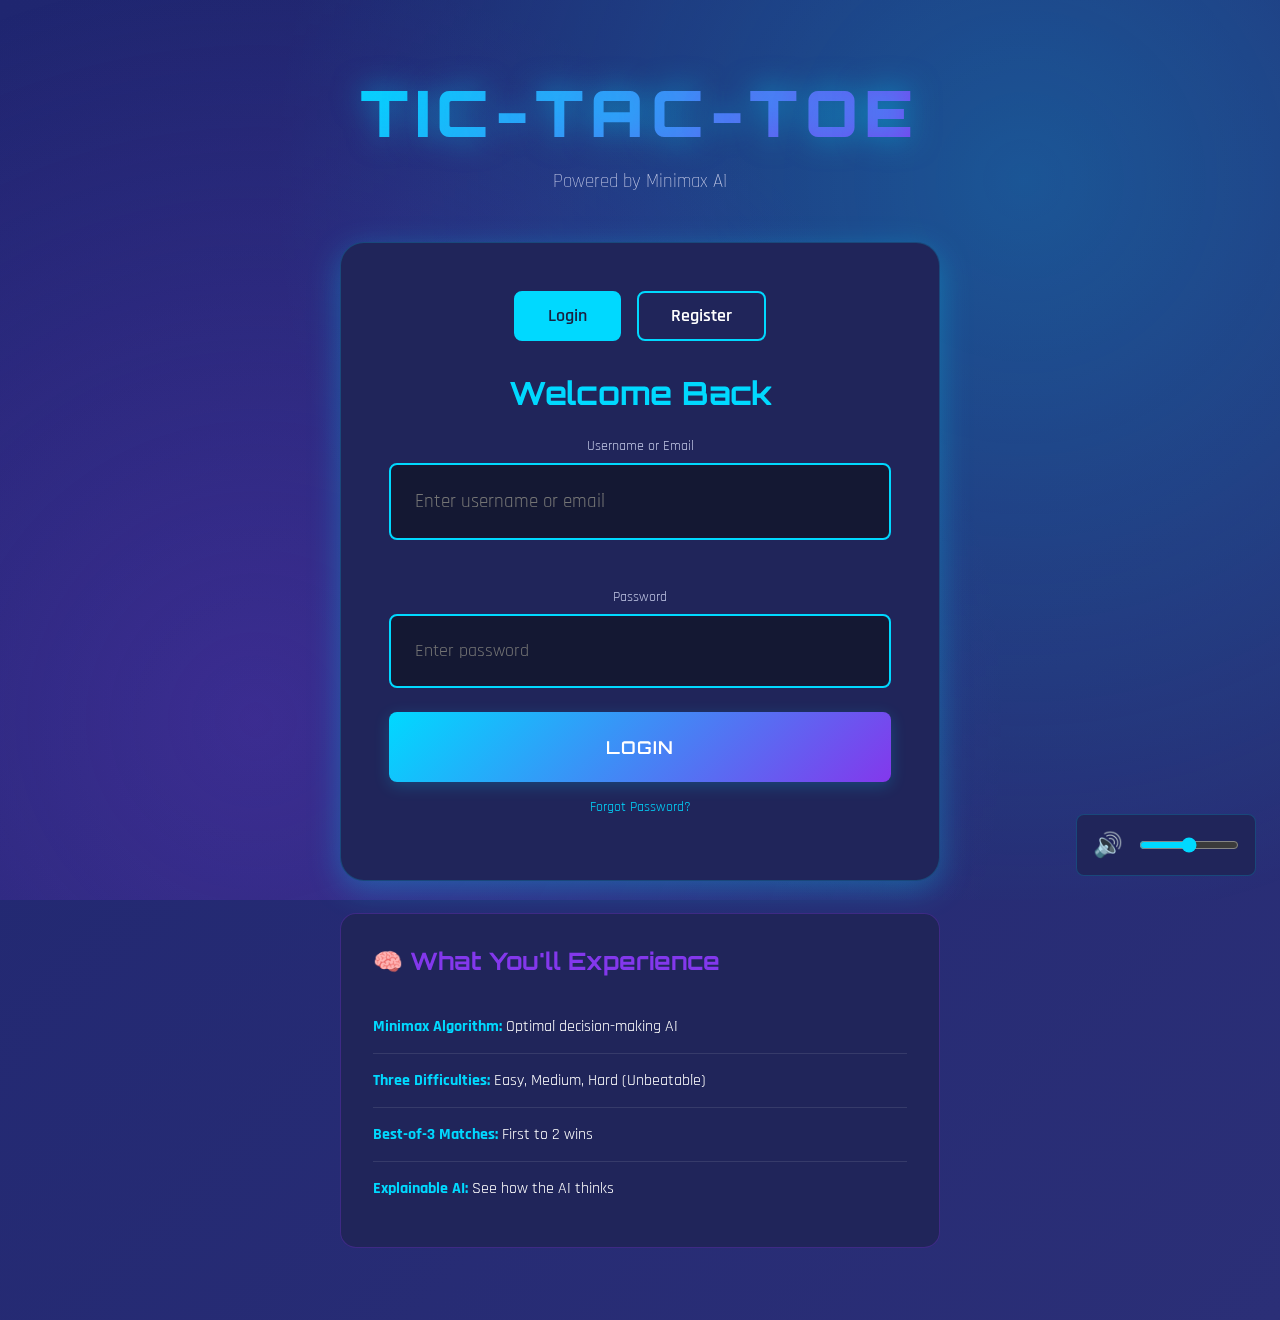
<file: frontend/index.html>
<!DOCTYPE html>
<html lang="en">
<head>
    <meta charset="UTF-8">
    <meta name="viewport" content="width=device-width, initial-scale=1.0">
    <title>AI Tic-Tac-Toe | Minimax Algorithm</title>
    <link rel="stylesheet" href="css/index.css">
    
    <!-- Distinctive Fonts -->
    <link rel="preconnect" href="https://fonts.googleapis.com">
    <link rel="preconnect" href="https://fonts.gstatic.com" crossorigin>
    <link href="https://fonts.googleapis.com/css2?family=Orbitron:wght@400;700;900&family=Rajdhani:wght@300;400;600;700&display=swap" rel="stylesheet">
    
    <style>
        /* Additional styles for auth forms */
        .auth-tabs {
            display: flex;
            gap: 1rem;
            margin-bottom: 2rem;
            justify-content: center;
        }
        
        .auth-tab {
            padding: 0.75rem 2rem;
            background: transparent;
            border: 2px solid var(--primary-color);
            color: var(--text-light);
            cursor: pointer;
            border-radius: var(--radius-sm);
            font-family: 'Rajdhani', sans-serif;
            font-size: 1.1rem;
            font-weight: 600;
            transition: var(--transition-normal);
        }
        
        .auth-tab.active {
            background: var(--primary-color);
            color: var(--bg-dark);
        }
        
        .auth-tab:hover {
            transform: translateY(-2px);
        }
        
        .auth-form-container {
            display: none;
        }
        
        .auth-form-container.active {
            display: block;
        }
        
        .form-group {
            margin-bottom: 1.5rem;
        }
        
        .form-group label {
            display: block;
            margin-bottom: 0.5rem;
            color: var(--text-muted);
            font-size: 0.9rem;
        }
        
        .form-group input {
            width: 100%;
            padding: var(--spacing-md);
            font-size: 1.1rem;
            background: var(--bg-darker);
            border: 2px solid var(--primary-color);
            border-radius: var(--radius-sm);
            color: var(--text-light);
            font-family: 'Rajdhani', sans-serif;
            transition: var(--transition-normal);
        }
        
        .form-group input:focus {
            outline: none;
            border-color: var(--accent-color);
            box-shadow: var(--shadow-glow);
        }
        
        .forgot-password-link {
            display: block;
            text-align: center;
            margin-top: 1rem;
            color: var(--primary-color);
            text-decoration: none;
            font-size: 0.9rem;
            cursor: pointer;
        }
        
        .forgot-password-link:hover {
            color: var(--accent-color);
            text-decoration: underline;
        }
        
        .success-message {
            color: var(--success);
            font-size: 0.9rem;
            margin-top: var(--spacing-sm);
            padding: var(--spacing-sm);
            background: rgba(0, 255, 136, 0.1);
            border-radius: var(--radius-sm);
            opacity: 0;
            transition: var(--transition-normal);
        }
        
        .success-message.visible {
            opacity: 1;
        }
    </style>
</head>
<body>
    
    <!-- Audio Elements -->
    <audio id="audio-click" preload="auto">
        <source src="assets/sounds/click.mp3" type="audio/mpeg">
    </audio>
    <audio id="audio-win" preload="auto">
        <source src="assets/sounds/win.mp3" type="audio/mpeg">
    </audio>
    <audio id="audio-lose" preload="auto">
        <source src="assets/sounds/lose.mp3" type="audio/mpeg">
    </audio>
    <audio id="audio-draw" preload="auto">
        <source src="assets/sounds/draw.mp3" type="audio/mpeg">
    </audio>
    <audio id="audio-music" loop>
        <source src="assets/sounds/background.mp3" type="audio/mpeg">
    </audio>

    <!-- Main Container -->
    <div class="app-container">
        
        <!-- Login/Register Screen -->
        <div id="screen-login" class="screen active">
            <div class="login-content">
                <div class="brand">
                    <h1 class="brand-title">TIC-TAC-TOE</h1>
                    <div class="brand-subtitle">Powered by Minimax AI</div>
                </div>
                
                <!-- Login/Register Form -->
                <div id="login-form-container" class="login-form">
                    <div class="auth-tabs">
                        <button class="auth-tab active" id="tab-login" onclick="switchAuthTab('login')">Login</button>
                        <button class="auth-tab" id="tab-register" onclick="switchAuthTab('register')">Register</button>
                    </div>
                    
                    <!-- Login Form -->
                    <div id="form-login" class="auth-form-container active">
                        <h2>Welcome Back</h2>
                        <div class="form-group">
                            <label for="input-username">Username or Email</label>
                            <input type="text" id="input-username" placeholder="Enter username or email" maxlength="50" />
                        </div>
                        <div class="form-group">
                            <label for="input-password">Password</label>
                            <input type="password" id="input-password" placeholder="Enter password" />
                        </div>
                        <button id="btn-login" class="btn btn-primary" style="width: 100%;">Login</button>
                        <a class="forgot-password-link" id="btn-forgot-password">Forgot Password?</a>
                    </div>
                    
                    <!-- Register Form -->
                    <div id="form-register" class="auth-form-container">
                        <h2>Create Account</h2>
                        <div class="form-group">
                            <label for="input-reg-username">Username</label>
                            <input type="text" id="input-reg-username" placeholder="Choose a username" minlength="3" maxlength="50" />
                        </div>
                        <div class="form-group">
                            <label for="input-email">Email</label>
                            <input type="email" id="input-email" placeholder="your.email@example.com" />
                        </div>
                        <div class="form-group">
                            <label for="input-reg-password">Password</label>
                            <input type="password" id="input-reg-password" placeholder="At least 6 characters" minlength="6" />
                        </div>
                        <button id="btn-register" class="btn btn-primary" style="width: 100%;">Create Account</button>
                    </div>
                    
                    <div id="login-error" class="error-message"></div>
                </div>
                
                <!-- Forgot Password Form -->
                <div id="forgot-password-container" class="login-form" style="display: none;">
                    <h2>Reset Password</h2>
                    <p style="color: var(--text-muted); margin-bottom: 1.5rem;">
                        Enter your email address and we'll send you a link to reset your password.
                    </p>
                    <div class="form-group">
                        <label for="input-reset-email">Email Address</label>
                        <input type="email" id="input-reset-email" placeholder="your.email@example.com" />
                    </div>
                    <button id="btn-submit-reset-email" class="btn btn-primary" style="width: 100%; margin-bottom: 1rem;">Send Reset Link</button>
                    <button id="btn-back-to-login" class="btn btn-secondary" style="width: 100%;">Back to Login</button>
                    <div id="reset-error" class="error-message"></div>
                    <div id="reset-success" class="success-message"></div>
                </div>
                
                <div class="ai-info">
                    <h3>🧠 What You'll Experience</h3>
                    <ul>
                        <li><strong>Minimax Algorithm:</strong> Optimal decision-making AI</li>
                        <li><strong>Three Difficulties:</strong> Easy, Medium, Hard (Unbeatable)</li>
                        <li><strong>Best-of-3 Matches:</strong> First to 2 wins</li>
                        <li><strong>Explainable AI:</strong> See how the AI thinks</li>
                    </ul>
                </div>
            </div>
        </div>

        <!-- Mode Selection Screen -->
        <div id="screen-mode-select" class="screen">
            <div class="screen-header">
                <h2>Select Game Mode</h2>
                <button id="btn-logout" class="btn btn-secondary">Logout</button>
            </div>
            
            <div class="mode-grid">
                <div class="mode-card" data-mode="human_vs_ai">
                    <div class="mode-icon">🤖</div>
                    <h3>Human vs AI</h3>
                    <p>Challenge the Minimax AI</p>
                    <button class="btn btn-primary select-mode">Play</button>
                </div>
                
                <div class="mode-card" data-mode="human_vs_human">
                    <div class="mode-icon">👥</div>
                    <h3>Human vs Human</h3>
                    <p>Play with a friend locally</p>
                    <button class="btn btn-primary select-mode">Play</button>
                </div>
                
                <div class="mode-card" data-mode="ai_vs_ai">
                    <div class="mode-icon">⚡</div>
                    <h3>AI vs AI</h3>
                    <p>Watch AI battle AI</p>
                    <button class="btn btn-primary select-mode">Watch</button>
                </div>
            </div>
            
            <div class="nav-buttons">
                <button id="btn-view-stats" class="btn btn-outline">📊 View Statistics</button>
            </div>
        </div>

        <!-- Difficulty Selection Screen -->
        <div id="screen-difficulty" class="screen">
            <div class="screen-header">
                <h2>Select AI Difficulty</h2>
                <button id="btn-back-to-mode" class="btn btn-secondary">Back</button>
            </div>
            
            <div class="difficulty-grid">
                <div class="difficulty-card" data-difficulty="easy">
                    <div class="difficulty-badge easy">EASY</div>
                    <h3>Random Moves</h3>
                    <p>No strategy - perfect for beginners</p>
                    <ul>
                        <li>Random move selection</li>
                        <li>No lookahead</li>
                        <li>Easy to beat</li>
                    </ul>
                    <button class="btn btn-primary select-difficulty">Select</button>
                </div>
                
                <div class="difficulty-card" data-difficulty="medium">
                    <div class="difficulty-badge medium">MEDIUM</div>
                    <h3>Limited Minimax</h3>
                    <p>Balanced challenge</p>
                    <ul>
                        <li>4-ply search depth</li>
                        <li>Some randomness</li>
                        <li>Good challenge</li>
                    </ul>
                    <button class="btn btn-primary select-difficulty">Select</button>
                </div>
                
                <div class="difficulty-card" data-difficulty="hard">
                    <div class="difficulty-badge hard">HARD</div>
                    <h3>Full Minimax + Pruning</h3>
                    <p>UNBEATABLE - Optimal play</p>
                    <ul>
                        <li>Complete game tree</li>
                        <li>Alpha-beta pruning</li>
                        <li>Never loses</li>
                    </ul>
                    <button class="btn btn-primary select-difficulty">Select</button>
                </div>
            </div>
        </div>

        <!-- Game Screen -->
        <div id="screen-game" class="screen">
            <div class="game-header">
                <div class="match-info">
                    <h2 id="game-mode-display"></h2>
                    <div class="match-score">
                        <div class="score-item">
                            <span id="player1-name">Player 1</span>
                            <span id="player1-score" class="score">0</span>
                        </div>
                        <div class="score-separator">:</div>
                        <div class="score-item">
                            <span id="player2-score" class="score">0</span>
                            <span id="player2-name">Player 2</span>
                        </div>
                    </div>
                    <div class="round-info">Round <span id="current-round">1</span> of 3</div>
                </div>
                
                <div class="game-controls">
                    <button id="btn-exit-game" class="btn btn-secondary">Exit</button>
                </div>
            </div>
            
            <div class="game-board-container">
                <div class="turn-indicator" id="turn-indicator">
                    <span id="turn-text">Your Turn</span>
                </div>
                
                <div id="game-board" class="game-board">
                    <div class="cell" data-index="0"></div>
                    <div class="cell" data-index="1"></div>
                    <div class="cell" data-index="2"></div>
                    <div class="cell" data-index="3"></div>
                    <div class="cell" data-index="4"></div>
                    <div class="cell" data-index="5"></div>
                    <div class="cell" data-index="6"></div>
                    <div class="cell" data-index="7"></div>
                    <div class="cell" data-index="8"></div>
                </div>
                
                <div class="ai-thinking" id="ai-thinking">
                    <div class="thinking-animation">
                        <div class="thinking-dot"></div>
                        <div class="thinking-dot"></div>
                        <div class="thinking-dot"></div>
                    </div>
                    <p>AI is thinking...</p>
                </div>
            </div>
            
            <!-- AI Decision Explanation Panel -->
            <div class="ai-explanation" id="ai-explanation" style="display: none;">
                <h3>🧠 AI Decision Analysis</h3>
                <div class="explanation-content">
                    <div class="explanation-item">
                        <strong>Selected Move:</strong>
                        <span id="ai-move">-</span>
                    </div>
                    <div class="explanation-item">
                        <strong>Score:</strong>
                        <span id="ai-score">-</span>
                    </div>
                    <div class="explanation-item">
                        <strong>Nodes Evaluated:</strong>
                        <span id="ai-nodes">-</span>
                    </div>
                    <div class="explanation-item">
                        <strong>Branches Pruned:</strong>
                        <span id="ai-pruned">-</span>
                    </div>
                    <div class="explanation-detail" id="ai-detail"></div>
                </div>
            </div>
        </div>

        <!-- Round Result Modal -->
        <div id="modal-round-result" class="modal">
            <div class="modal-content">
                <div class="result-icon" id="round-result-icon">🎉</div>
                <h2 id="round-result-title">Round 1 Complete</h2>
                <p id="round-result-message">You won this round!</p>
                
                <div class="current-score">
                    <div class="score-display">
                        <span id="modal-player1-name">Player 1</span>
                        <span id="modal-player1-score" class="big-score">1</span>
                    </div>
                    <div class="score-separator">-</div>
                    <div class="score-display">
                        <span id="modal-player2-score" class="big-score">0</span>
                        <span id="modal-player2-name">Player 2</span>
                    </div>
                </div>
                
                <button id="btn-next-round" class="btn btn-primary">Next Round</button>
            </div>
        </div>

        <!-- Match Result Modal -->
        <div id="modal-match-result" class="modal">
            <div class="modal-content match-result">
                <div class="result-icon-large" id="match-result-icon">🏆</div>
                <h2 id="match-result-title">Match Complete</h2>
                <p id="match-result-message">Congratulations! You won the match!</p>
                
                <div class="final-score">
                    <h3>Final Score</h3>
                    <div class="score-breakdown">
                        <div class="score-row">
                            <span id="final-player1-name">Player 1</span>
                            <span id="final-player1-score" class="final-score-num">2</span>
                        </div>
                        <div class="score-row">
                            <span id="final-player2-name">Player 2</span>
                            <span id="final-player2-score" class="final-score-num">1</span>
                        </div>
                    </div>
                </div>
                
                <div class="match-buttons">
                    <button id="btn-play-again" class="btn btn-primary">Play Again</button>
                    <button id="btn-main-menu" class="btn btn-outline">Main Menu</button>
                </div>
            </div>
        </div>

        <!-- Statistics Screen -->
        <div id="screen-stats" class="screen">
            <div class="screen-header">
                <h2>Your Statistics</h2>
                <button id="btn-back-to-menu" class="btn btn-secondary">Back to Menu</button>
            </div>
            
            <div class="stats-container">
                <div class="stats-overview">
                    <div class="stat-card">
                        <div class="stat-value" id="stat-total-matches">0</div>
                        <div class="stat-label">Total Matches</div>
                    </div>
                    <div class="stat-card">
                        <div class="stat-value" id="stat-matches-won">0</div>
                        <div class="stat-label">Matches Won</div>
                    </div>
                    <div class="stat-card">
                        <div class="stat-value" id="stat-win-rate">0%</div>
                        <div class="stat-label">Win Rate</div>
                    </div>
                </div>
                
                <div class="match-history">
                    <h3>Match History</h3>
                    <div class="history-table">
                        <table id="history-table">
                            <thead>
                                <tr>
                                    <th>Date</th>
                                    <th>Opponent</th>
                                    <th>Mode</th>
                                    <th>Difficulty</th>
                                    <th>Result</th>
                                    <th>Score</th>
                                </tr>
                            </thead>
                            <tbody id="history-tbody">
                                <!-- Populated by JavaScript -->
                            </tbody>
                        </table>
                    </div>
                </div>
            </div>
        </div>

        <!-- Audio Controls -->
        <div class="audio-controls">
            <button id="btn-mute" class="audio-btn" title="Mute/Unmute">
                <span class="icon-unmuted">🔊</span>
                <span class="icon-muted">🔇</span>
            </button>
            <input type="range" id="volume-slider" min="0" max="100" value="50" />
        </div>

    </div>
 <script>
        // Tab switching function
        function switchAuthTab(tab) {
            // Update tabs
            document.querySelectorAll('.auth-tab').forEach(t => t.classList.remove('active'));
            document.getElementById('tab-' + tab).classList.add('active');
            
            // Update forms
            document.querySelectorAll('.auth-form-container').forEach(f => f.classList.remove('active'));
            document.getElementById('form-' + tab).classList.add('active');
            
            // Clear errors
            document.getElementById('login-error').textContent = '';
            document.getElementById('login-error').classList.remove('visible');
            
            // Update button handlers
            if (tab === 'register') {
                // Copy values for register form
                const username = document.getElementById('input-username').value;
                document.getElementById('input-reg-username').value = username;
            } else {
                // Copy values back to login form
                const username = document.getElementById('input-reg-username').value;
                document.getElementById('input-username').value = username;
            }
        }
        
        // Update register button to use correct inputs
        document.getElementById('btn-register').onclick = function() {
            handleRegister();
        };
        
        // Helper to get values from active form
        function handleRegister() {
            const username = document.getElementById('input-reg-username').value.trim();
            const email = document.getElementById('input-email').value.trim();
            const password = document.getElementById('input-reg-password').value;
            
            // Call your register function with these values
            // (This is handled in game_with_auth.js)
        }
    </script>

    <!-- Scripts -->
    <script src="js/game_with_auth.js"></script>

</body>
</html>
</file>
<file: frontend/css/index.css>
/* ===================================
   AI TIC-TAC-TOE - PROFESSIONAL STYLING
   =================================== */

/* === ROOT VARIABLES === */
:root {
    /* Color Scheme */
    --primary-color: #00d9ff;
    --secondary-color: #ff006e;
    --accent-color: #8338ec;
    --bg-dark: #1a2040;
    --bg-darker: #141833;
    --bg-card: #20255a;
    --text-light: #ffffff;
    --text-muted: #c2c8e6;
    --success: #00ff88;
    --warning: #ffb800;
    --danger: #ff006e;
    
    /* Spacing */
    --spacing-xs: 0.5rem;
    --spacing-sm: 1rem;
    --spacing-md: 1.5rem;
    --spacing-lg: 2rem;
    --spacing-xl: 3rem;
    
    /* Border Radius */
    --radius-sm: 0.5rem;
    --radius-md: 1rem;
    --radius-lg: 1.5rem;
    
    /* Shadows */
    --shadow-sm: 0 2px 8px rgba(0, 217, 255, 0.1);
    --shadow-md: 0 4px 16px rgba(0, 217, 255, 0.2);
    --shadow-lg: 0 8px 32px rgba(0, 217, 255, 0.3);
    --shadow-glow: 0 0 20px rgba(0, 217, 255, 0.5);
    
    /* Transitions */
    --transition-fast: 0.2s ease;
    --transition-normal: 0.3s ease;
    --transition-slow: 0.5s ease;
}

/* === GLOBAL STYLES === */
* {
    margin: 0;
    padding: 0;
    box-sizing: border-box;
}

body {
    font-family: 'Rajdhani', sans-serif;
    background: linear-gradient(135deg, #1f2670 0%, #2b2f77 100%);
    color: var(--text-light);
    min-height: 100vh;
    overflow-x: hidden;
    position: relative;
}

body::before {
    content: '';
    position: fixed;
    top: 0;
    left: 0;
    width: 100%;
    height: 100%;
    background: 
      radial-gradient(circle at 20% 80%, rgba(131, 56, 236, 0.25) 0%, transparent 60%),
radial-gradient(circle at 80% 20%, rgba(0, 217, 255, 0.25) 0%, transparent 60%);
    pointer-events: none;
    z-index: 0;
}

.app-container {
    position: relative;
    z-index: 1;
    min-height: 100vh;
    padding: var(--spacing-md);
}

/* === TYPOGRAPHY === */
h1, h2, h3 {
    font-family: 'Orbitron', sans-serif;
    font-weight: 700;
}

h1 { font-size: 3rem; }
h2 { font-size: 2rem; }
h3 { font-size: 1.5rem; }

/* === SCREENS === */
.screen {
    display: none;
    animation: fadeIn 0.5s ease;
}

.screen.active {
    display: block;
}

@keyframes fadeIn {
    from {
        opacity: 0;
        transform: translateY(20px);
    }
    to {
        opacity: 1;
        transform: translateY(0);
    }
}

/* === LOGIN SCREEN === */
.login-content {
    max-width: 600px;
    margin: 0 auto;
    text-align: center;
    padding: var(--spacing-xl) 0;
}

.brand {
    margin-bottom: var(--spacing-xl);
}

.brand-title {
    font-family: 'Orbitron', sans-serif;
    font-size: 4rem;
    font-weight: 900;
    background: linear-gradient(135deg, var(--primary-color), var(--accent-color));
    -webkit-background-clip: text;
    -webkit-text-fill-color: transparent;
    background-clip: text;
    text-shadow: 0 0 30px rgba(0, 217, 255, 0.5);
    letter-spacing: 0.1em;
    margin-bottom: var(--spacing-sm);
}

.brand-subtitle {
    font-size: 1.2rem;
    color: var(--text-muted);
    font-weight: 300;
}

.login-form {
    background: var(--bg-card);
    padding: var(--spacing-xl);
    border-radius: var(--radius-lg);
    box-shadow: var(--shadow-lg);
    margin-bottom: var(--spacing-lg);
    border: 1px solid rgba(0, 217, 255, 0.2);
}

.login-form h2 {
    margin-bottom: var(--spacing-md);
    color: var(--primary-color);
}

#input-username {
    width: 100%;
    padding: var(--spacing-md);
    font-size: 1.2rem;
    background: var(--bg-darker);
    border: 2px solid var(--primary-color);
    border-radius: var(--radius-sm);
    color: var(--text-light);
    margin-bottom: var(--spacing-md);
    font-family: 'Rajdhani', sans-serif;
    transition: var(--transition-normal);
}

#input-username:focus {
    outline: none;
    border-color: var(--accent-color);
    box-shadow: var(--shadow-glow);
}

.error-message {
    color: var(--danger);
    font-size: 0.9rem;
    margin-top: var(--spacing-sm);
    opacity: 0;
    transition: var(--transition-normal);
}

.error-message.visible {
    opacity: 1;
}

.ai-info {
    background: var(--bg-card);
    padding: var(--spacing-lg);
    border-radius: var(--radius-md);
    border: 1px solid rgba(131, 56, 236, 0.3);
    text-align: left;
}

.ai-info h3 {
    color: var(--accent-color);
    margin-bottom: var(--spacing-md);
}

.ai-info ul {
    list-style: none;
}

.ai-info li {
    padding: var(--spacing-sm) 0;
    border-bottom: 1px solid rgba(255, 255, 255, 0.1);
}

.ai-info li:last-child {
    border-bottom: none;
}

.ai-info strong {
    color: var(--primary-color);
}

/* === BUTTONS === */
.btn {
    padding: var(--spacing-md) var(--spacing-xl);
    font-size: 1.1rem;
    font-weight: 600;
    font-family: 'Orbitron', sans-serif;
    border: none;
    border-radius: var(--radius-sm);
    cursor: pointer;
    transition: var(--transition-normal);
    text-transform: uppercase;
    letter-spacing: 0.05em;
}

.btn-primary {
    background: linear-gradient(135deg, var(--primary-color), var(--accent-color));
    color: var(--text-light);
    box-shadow: var(--shadow-md);
}

.btn-primary:hover {
    transform: translateY(-2px);
    box-shadow: var(--shadow-lg);
}

.btn-secondary {
    background: var(--bg-card);
    color: var(--text-light);
    border: 2px solid var(--primary-color);
}

.btn-secondary:hover {
    background: var(--primary-color);
    color: var(--bg-dark);
}

.btn-outline {
    background: transparent;
    color: var(--text-light);
    border: 2px solid var(--text-muted);
}

.btn-outline:hover {
    border-color: var(--primary-color);
    color: var(--primary-color);
}

/* === MODE SELECTION === */
.screen-header {
    display: flex;
    justify-content: space-between;
    align-items: center;
    margin-bottom: var(--spacing-xl);
}

.mode-grid {
    display: grid;
    grid-template-columns: repeat(auto-fit, minmax(280px, 1fr));
    gap: var(--spacing-lg);
    margin-bottom: var(--spacing-lg);
}

.mode-card {
    background: var(--bg-card);
    padding: var(--spacing-xl);
    border-radius: var(--radius-lg);
    border: 2px solid rgba(0, 217, 255, 0.2);
    text-align: center;
    cursor: pointer;
    transition: var(--transition-normal);
}

.mode-card:hover {
    transform: translateY(-5px);
    border-color: var(--primary-color);
    box-shadow: var(--shadow-lg);
}

.mode-icon {
    font-size: 4rem;
    margin-bottom: var(--spacing-md);
}

.mode-card h3 {
    color: var(--primary-color);
    margin-bottom: var(--spacing-sm);
}

.mode-card p {
    color: var(--text-muted);
    margin-bottom: var(--spacing-md);
}

.nav-buttons {
    text-align: center;
}

/* === DIFFICULTY SELECTION === */
.difficulty-grid {
    display: grid;
    grid-template-columns: repeat(auto-fit, minmax(300px, 1fr));
    gap: var(--spacing-lg);
}

.difficulty-card {
    background: var(--bg-card);
    padding: var(--spacing-xl);
    border-radius: var(--radius-lg);
    border: 2px solid rgba(0, 217, 255, 0.2);
    transition: var(--transition-normal);
}

.difficulty-card:hover {
    transform: translateY(-5px);
    box-shadow: var(--shadow-lg);
}

.difficulty-badge {
    display: inline-block;
    padding: var(--spacing-xs) var(--spacing-md);
    border-radius: var(--radius-sm);
    font-weight: 700;
    margin-bottom: var(--spacing-md);
    font-size: 0.9rem;
}

.difficulty-badge.easy {
    background: var(--success);
    color: var(--bg-dark);
}

.difficulty-badge.medium {
    background: var(--warning);
    color: var(--bg-dark);
}

.difficulty-badge.hard {
    background: var(--danger);
    color: var(--text-light);
}

.difficulty-card h3 {
    color: var(--primary-color);
    margin-bottom: var(--spacing-sm);
}

.difficulty-card p {
    color: var(--text-muted);
    margin-bottom: var(--spacing-md);
}

.difficulty-card ul {
    list-style: none;
    text-align: left;
    margin-bottom: var(--spacing-md);
}

.difficulty-card li {
    padding: var(--spacing-xs) 0;
    color: var(--text-muted);
}

.difficulty-card li::before {
    content: '✓ ';
    color: var(--success);
    font-weight: bold;
}

/* === GAME SCREEN === */
.game-header {
    display: flex;
    justify-content: space-between;
    align-items: center;
    margin-bottom: var(--spacing-xl);
    flex-wrap: wrap;
    gap: var(--spacing-md);
}

.match-info {
    flex: 1;
}

.match-score {
    display: flex;
    align-items: center;
    justify-content: center;
    gap: var(--spacing-md);
    margin: var(--spacing-md) 0;
    font-size: 1.5rem;
}

.score-item {
    display: flex;
    flex-direction: column;
    align-items: center;
}

.score {
    font-size: 2rem;
    font-weight: 700;
    color: var(--primary-color);
}

.score-separator {
    font-size: 2rem;
    color: var(--text-muted);
}

.round-info {
    text-align: center;
    color: var(--text-muted);
    font-size: 1.1rem;
}

/* === GAME BOARD === */
.game-board-container {
    max-width: 600px;
    margin: 0 auto var(--spacing-xl);
}

.turn-indicator {
    text-align: center;
    margin-bottom: var(--spacing-lg);
    padding: var(--spacing-md);
    background: var(--bg-card);
    border-radius: var(--radius-md);
    border: 2px solid var(--primary-color);
}

#turn-text {
    font-size: 1.5rem;
    font-weight: 700;
    color: var(--primary-color);
}

.game-board {
    display: grid;
    grid-template-columns: repeat(3, 1fr);
    gap: var(--spacing-sm);
    margin-bottom: var(--spacing-lg);
}

.cell {
    aspect-ratio: 1;
    background: var(--bg-card);
    border: 2px solid var(--primary-color);
    border-radius: var(--radius-md);
    display: flex;
    align-items: center;
    justify-content: center;
    font-size: 4rem;
    font-weight: 900;
    cursor: pointer;
    transition: var(--transition-normal);
    font-family: 'Orbitron', sans-serif;
}

.cell:hover:not(.taken) {
    background: rgba(0, 217, 255, 0.1);
    transform: scale(1.05);
    box-shadow: var(--shadow-glow);
}

.cell.taken {
    cursor: not-allowed;
}

.cell.x {
    color: var(--primary-color);
    text-shadow: 0 0 20px var(--primary-color);
}

.cell.o {
    color: var(--secondary-color);
    text-shadow: 0 0 20px var(--secondary-color);
}

.cell.winning {
    animation: winningCell 0.5s ease infinite alternate;
}

@keyframes winningCell {
    from {
        background: var(--bg-card);
    }
    to {
        background: rgba(0, 217, 255, 0.3);
    }
}

/* === AI THINKING === */
.ai-thinking {
    display: none;
    text-align: center;
    margin: var(--spacing-lg) 0;
}

.ai-thinking.visible {
    display: block;
}

.thinking-animation {
    display: flex;
    justify-content: center;
    gap: var(--spacing-sm);
    margin-bottom: var(--spacing-sm);
}

.thinking-dot {
    width: 12px;
    height: 12px;
    background: var(--primary-color);
    border-radius: 50%;
    animation: thinkingDot 1s ease-in-out infinite;
}

.thinking-dot:nth-child(2) {
    animation-delay: 0.2s;
}

.thinking-dot:nth-child(3) {
    animation-delay: 0.4s;
}

@keyframes thinkingDot {
    0%, 80%, 100% {
        transform: scale(0);
        opacity: 0.5;
    }
    40% {
        transform: scale(1);
        opacity: 1;
    }
}

/* === AI EXPLANATION === */
.ai-explanation {
    background: var(--bg-card);
    padding: var(--spacing-lg);
    border-radius: var(--radius-md);
    border: 2px solid var(--accent-color);
    max-width: 600px;
    margin: 0 auto;
}

.ai-explanation h3 {
    color: var(--accent-color);
    margin-bottom: var(--spacing-md);
}

.explanation-content {
    display: grid;
    gap: var(--spacing-sm);
}

.explanation-item {
    display: flex;
    justify-content: space-between;
    padding: var(--spacing-sm);
    background: var(--bg-darker);
    border-radius: var(--radius-sm);
}

.explanation-item strong {
    color: var(--text-muted);
}

.explanation-item span {
    color: var(--primary-color);
    font-weight: 700;
}

.explanation-detail {
    margin-top: var(--spacing-md);
    padding: var(--spacing-md);
    background: var(--bg-darker);
    border-radius: var(--radius-sm);
    color: var(--text-muted);
    line-height: 1.6;
}

/* === MODALS === */
.modal {
    display: none;
    position: fixed;
    top: 0;
    left: 0;
    width: 100%;
    height: 100%;
    background: rgba(0, 0, 0, 0.8);
    backdrop-filter: blur(10px);
    z-index: 1000;
    align-items: center;
    justify-content: center;
}

.modal.active {
    display: flex;
}

.modal-content {
    background: var(--bg-card);
    padding: var(--spacing-xl);
    border-radius: var(--radius-lg);
    border: 2px solid var(--primary-color);
    box-shadow: var(--shadow-lg);
    text-align: center;
    max-width: 500px;
    animation: modalSlideIn 0.3s ease;
}

@keyframes modalSlideIn {
    from {
        opacity: 0;
        transform: translateY(-50px) scale(0.9);
    }
    to {
        opacity: 1;
        transform: translateY(0) scale(1);
    }
}

.result-icon {
    font-size: 4rem;
    margin-bottom: var(--spacing-md);
}

.result-icon-large {
    font-size: 6rem;
    margin-bottom: var(--spacing-md);
}

.current-score, .final-score {
    margin: var(--spacing-lg) 0;
}

.score-display, .score-row {
    display: flex;
    justify-content: space-between;
    align-items: center;
    padding: var(--spacing-sm);
}

.big-score, .final-score-num {
    font-size: 2.5rem;
    font-weight: 700;
    color: var(--primary-color);
}

.match-buttons {
    display: flex;
    gap: var(--spacing-md);
    margin-top: var(--spacing-lg);
}

.match-buttons .btn {
    flex: 1;
}

/* === STATISTICS === */
.stats-container {
    max-width: 1200px;
    margin: 0 auto;
}

.stats-overview {
    display: grid;
    grid-template-columns: repeat(auto-fit, minmax(250px, 1fr));
    gap: var(--spacing-lg);
    margin-bottom: var(--spacing-xl);
}

.stat-card {
    background: var(--bg-card);
    padding: var(--spacing-xl);
    border-radius: var(--radius-md);
    border: 2px solid var(--primary-color);
    text-align: center;
}

.stat-value {
    font-size: 3rem;
    font-weight: 900;
    color: var(--primary-color);
    margin-bottom: var(--spacing-sm);
}

.stat-label {
    color: var(--text-muted);
    font-size: 1.1rem;
}

.match-history {
    background: var(--bg-card);
    padding: var(--spacing-lg);
    border-radius: var(--radius-md);
    border: 2px solid rgba(0, 217, 255, 0.2);
}

.match-history h3 {
    color: var(--primary-color);
    margin-bottom: var(--spacing-md);
}

.history-table {
    overflow-x: auto;
}

table {
    width: 100%;
    border-collapse: collapse;
}

thead tr {
    background: var(--bg-darker);
}

th, td {
    padding: var(--spacing-md);
    text-align: left;
    border-bottom: 1px solid rgba(255, 255, 255, 0.1);
}

th {
    color: var(--primary-color);
    font-weight: 700;
}

td {
    color: var(--text-muted);
}

/* === AUDIO CONTROLS === */
.audio-controls {
    position: fixed;
    bottom: var(--spacing-md);
    right: var(--spacing-md);
    display: flex;
    align-items: center;
    gap: var(--spacing-sm);
    background: var(--bg-card);
    padding: var(--spacing-sm);
    border-radius: var(--radius-sm);
    border: 1px solid rgba(0, 217, 255, 0.2);
    z-index: 100;
}

.audio-btn {
    background: transparent;
    border: none;
    font-size: 1.5rem;
    cursor: pointer;
    color: var(--text-light);
    transition: var(--transition-fast);
}

.audio-btn:hover {
    color: var(--primary-color);
}

.icon-muted {
    display: none;
}

.audio-btn.muted .icon-muted {
    display: inline;
}

.audio-btn.muted .icon-unmuted {
    display: none;
}

#volume-slider {
    width: 100px;
    accent-color: var(--primary-color);
}

/* === RESPONSIVE === */
@media (max-width: 768px) {
    .brand-title {
        font-size: 2.5rem;
    }
    
    .mode-grid,
    .difficulty-grid {
        grid-template-columns: 1fr;
    }
    
    .game-header {
        flex-direction: column;
        text-align: center;
    }
    
    .cell {
        font-size: 3rem;
    }
    
    .match-buttons {
        flex-direction: column;
    }
    
    table {
        font-size: 0.9rem;
    }
    
    th, td {
        padding: var(--spacing-sm);
    }
}

@media (max-width: 480px) {
    .app-container {
        padding: var(--spacing-sm);
    }
    
    .brand-title {
        font-size: 2rem;
    }
    
    .cell {
        font-size: 2.5rem;
    }
}
/* === ENHANCED MOBILE & TOUCH OPTIMIZATIONS === */

@media (max-width: 768px) {
    /* 1. Viewport & Layout Adjustments */
    .app-container {
        padding: var(--spacing-sm);
    }

    .brand-title {
        font-size: 2.2rem;
        margin-top: 0; /* Save space on top */
    }

    /* 2. Game Board Scaling */
    .game-board-container {
        max-width: 95vw;
        margin-bottom: var(--spacing-md);
    }

    .cell {
        font-size: 2.8rem;
        border-width: 1.5px;
    }

    /* 3. Match History - Table to Card Conversion */
    /* This section prevents the stats page from scrolling horizontally */
    #history-tbody tr {
        display: block;
        margin-bottom: var(--spacing-md);
        background: var(--bg-darker);
        border: 1px solid var(--primary-color);
        border-radius: var(--radius-sm);
        padding: var(--spacing-xs);
    }

    #history-tbody td {
        display: flex;
        justify-content: space-between;
        align-items: center;
        padding: var(--spacing-xs) var(--spacing-sm);
        border-bottom: 1px solid rgba(255, 255, 255, 0.05);
        text-align: right;
    }

    #history-tbody td:last-child {
        border-bottom: none;
    }

    /* Add Labels using CSS Content (since JS doesn't have data-labels yet) */
    #history-tbody td:nth-of-type(1)::before { content: "Date"; color: var(--primary-color); font-weight: bold; }
    #history-tbody td:nth-of-type(2)::before { content: "Opponent"; color: var(--primary-color); font-weight: bold; }
    #history-tbody td:nth-of-type(3)::before { content: "Mode"; color: var(--primary-color); font-weight: bold; }
    #history-tbody td:nth-of-type(4)::before { content: "Difficulty"; color: var(--primary-color); font-weight: bold; }
    #history-tbody td:nth-of-type(5)::before { content: "Result"; color: var(--primary-color); font-weight: bold; }
    #history-tbody td:nth-of-type(6)::before { content: "Score"; color: var(--primary-color); font-weight: bold; }

    .history-table thead {
        display: none; /* Hide original headers */
    }

    /* 4. Navigation & Buttons */
    .game-header {
        flex-direction: column;
        gap: var(--spacing-xs);
    }

    .btn {
        width: 100%; /* Easier to hit with thumbs */
        margin-bottom: var(--spacing-xs);
    }

    .match-buttons {
        flex-direction: column;
    }
}

/* 5. Fix Sticky Hover on Touchscreens */
@media (hover: none) {
    .cell:hover:not(.taken),
    .mode-card:hover,
    .difficulty-card:hover {
        transform: none !important;
        box-shadow: var(--shadow-sm) !important;
    }

    /* Active state gives feedback instead of hover */
    .cell:active {
        background: rgba(0, 217, 255, 0.2);
    }
    
    .btn:active {
        opacity: 0.8;
        transform: scale(0.98);
    }
}

/* 6. Audio Controls Mobile Positioning */
@media (max-width: 480px) {
    .audio-controls {
        width: auto;
        padding: 5px;
        bottom: 10px;
        right: 10px;
        transform: scale(0.85);
        transform-origin: bottom right;
    }
    
    #volume-slider {
        width: 60px; /* Shorter slider for small phones */
    }
}
/* === LOADING UI === */
.btn-loading-content {
    display: flex;
    align-items: center;
    justify-content: center;
    gap: 10px;
}

.spinner {
    width: 20px;
    height: 20px;
    border: 2px solid rgba(255, 255, 255, 0.2);
    border-radius: 50%;
    border-top-color: var(--primary-color);
    animation: spin 0.8s linear infinite;
}

@keyframes spin {
    to { transform: rotate(360deg); }
}

.btn.processing {
    cursor: wait;
    opacity: 0.8;
}
/* ========================================
   STATISTICS SCREEN - COMPLETE CSS
   Add this to your existing styles.css
   ======================================== */

/* Your existing stats styles remain unchanged */

/* NEW: Charts Section Addon Styles */
.charts-section-addon {
    margin-top: 40px;
    padding: 20px 0;
}

.charts-grid {
    display: grid;
    grid-template-columns: repeat(auto-fit, minmax(350px, 1fr));
    gap: 25px;
    margin-bottom: 40px;
}

.chart-box {
    background: white;
    padding: 20px;
    border-radius: 12px;
    box-shadow: 0 4px 15px rgba(0, 0, 0, 0.1);
    transition: all 0.3s ease;
    border: 1px solid #e0e0e0;
}

.chart-box:hover {
    transform: translateY(-5px);
    box-shadow: 0 8px 25px rgba(0, 0, 0, 0.15);
}

.chart-box h4 {
    margin-top: 0;
    margin-bottom: 15px;
    color: #2c3e50;
    font-size: 16px;
    text-align: center;
    font-weight: 600;
}

.chart-full-width {
    grid-column: 1 / -1;
}

.chart-box canvas {
    max-height: 280px;
    width: 100% !important;
    height: auto !important;
}

/* Responsive Design for Charts */
@media (max-width: 768px) {
    .charts-grid {
        grid-template-columns: 1fr;
    }
    
    .chart-full-width {
        grid-column: 1;
    }
    
    .chart-box {
        padding: 15px;
    }
    
    .chart-box h4 {
        font-size: 14px;
    }
}

@media (max-width: 480px) {
    .charts-section-addon h3 {
        font-size: 18px;
    }
    
    .chart-box canvas {
        max-height: 220px;
    }
}
</file>
